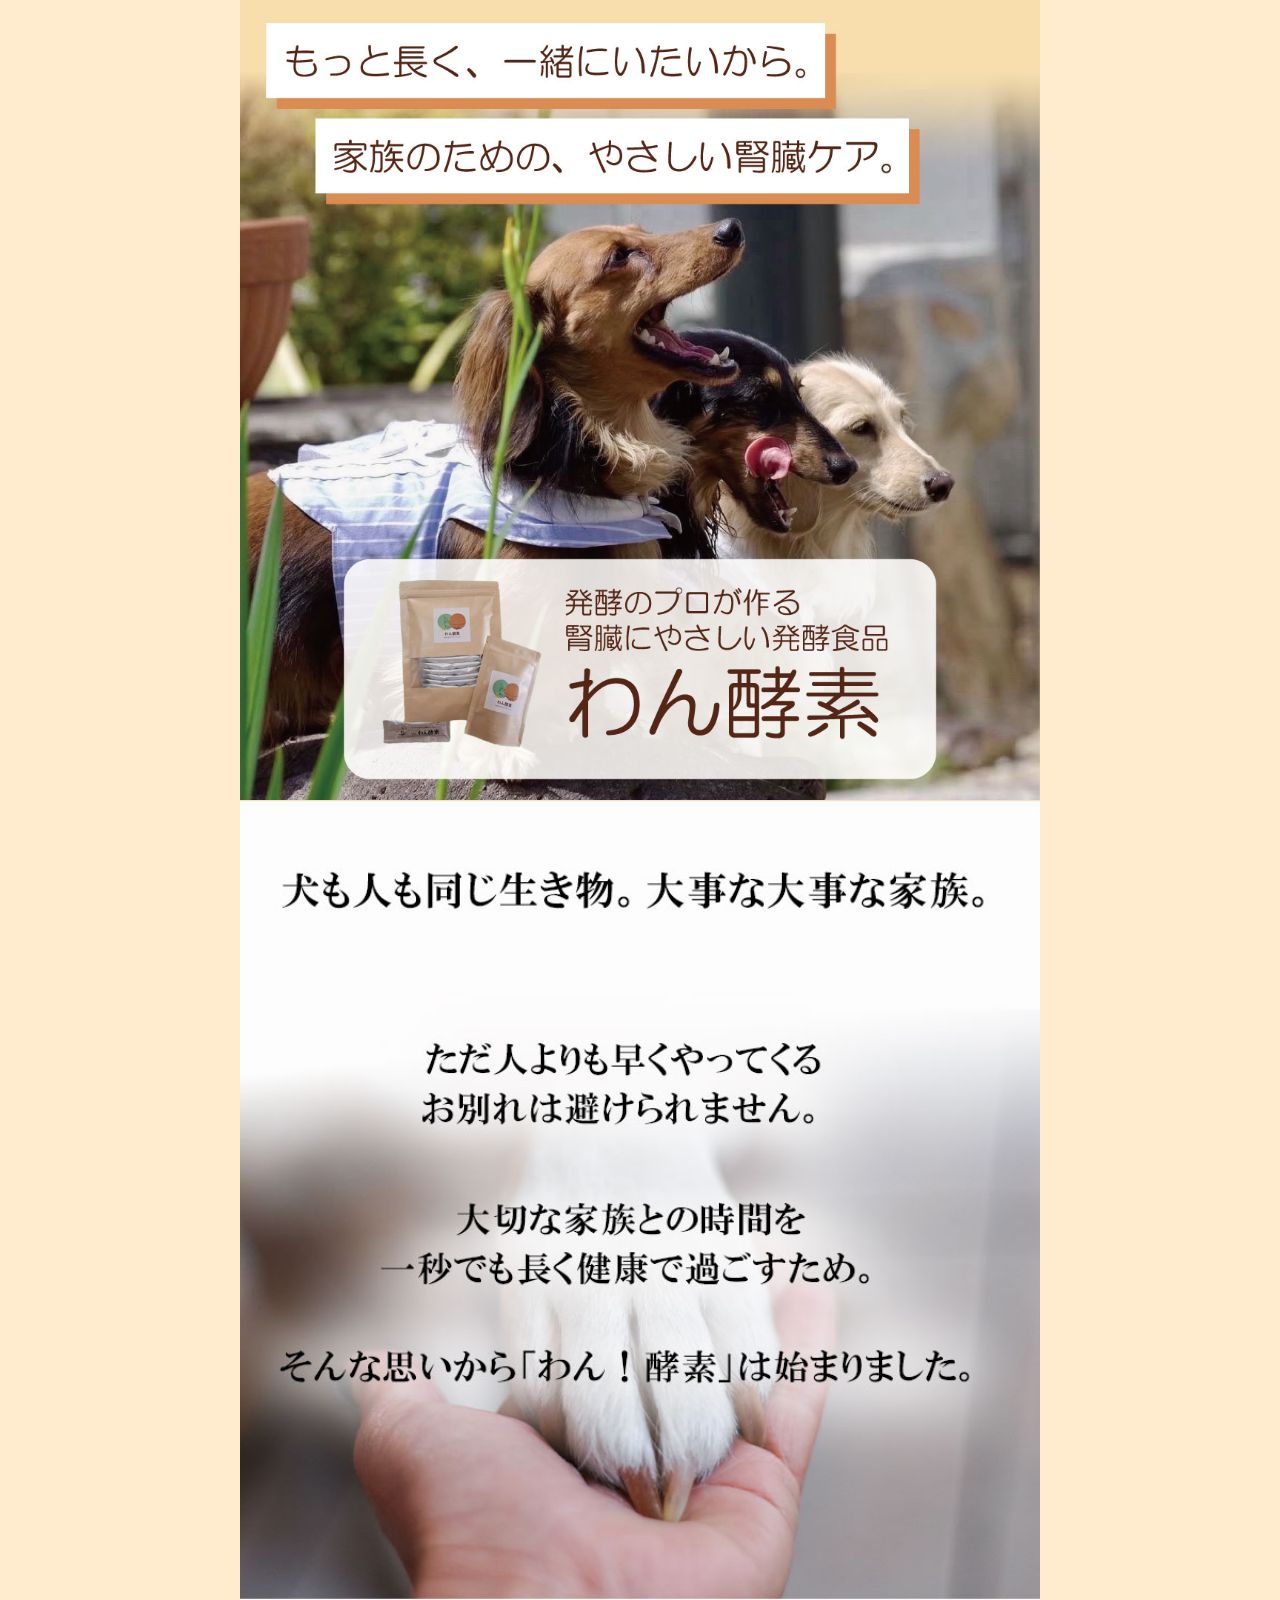
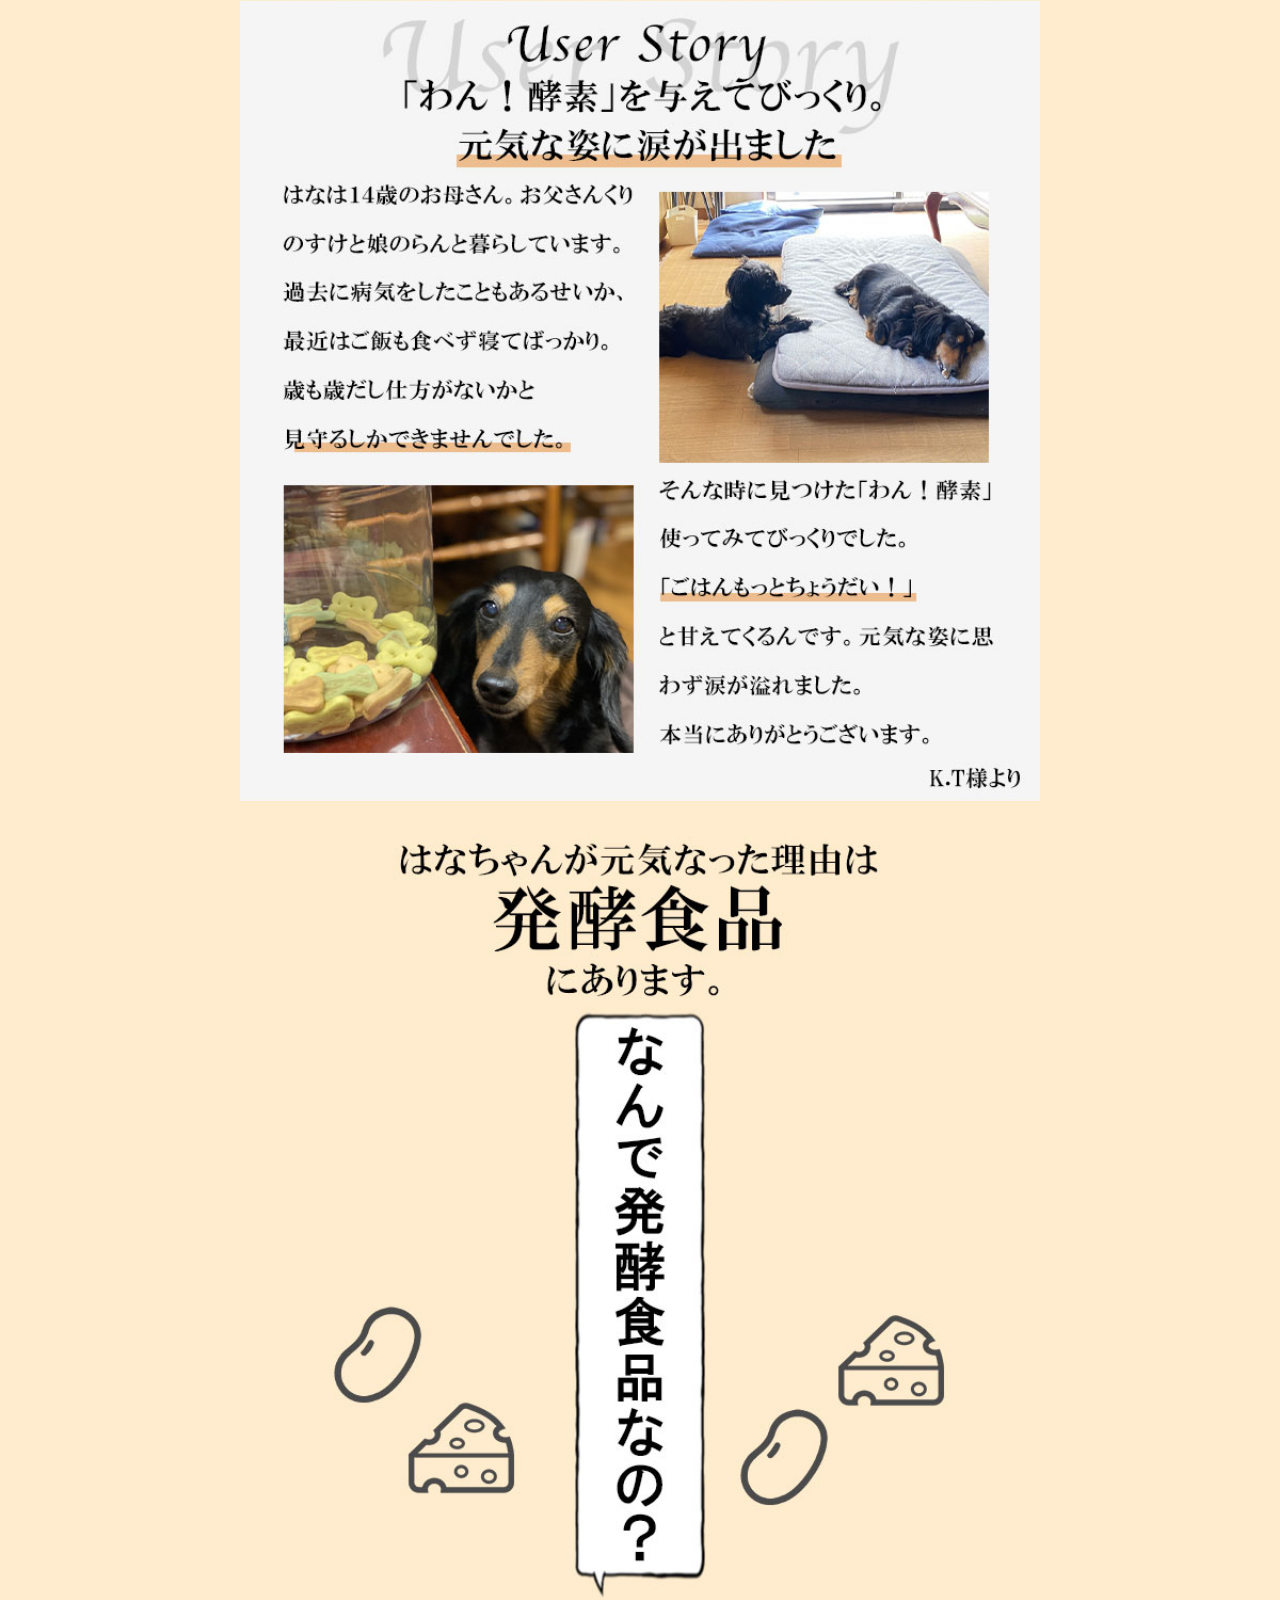
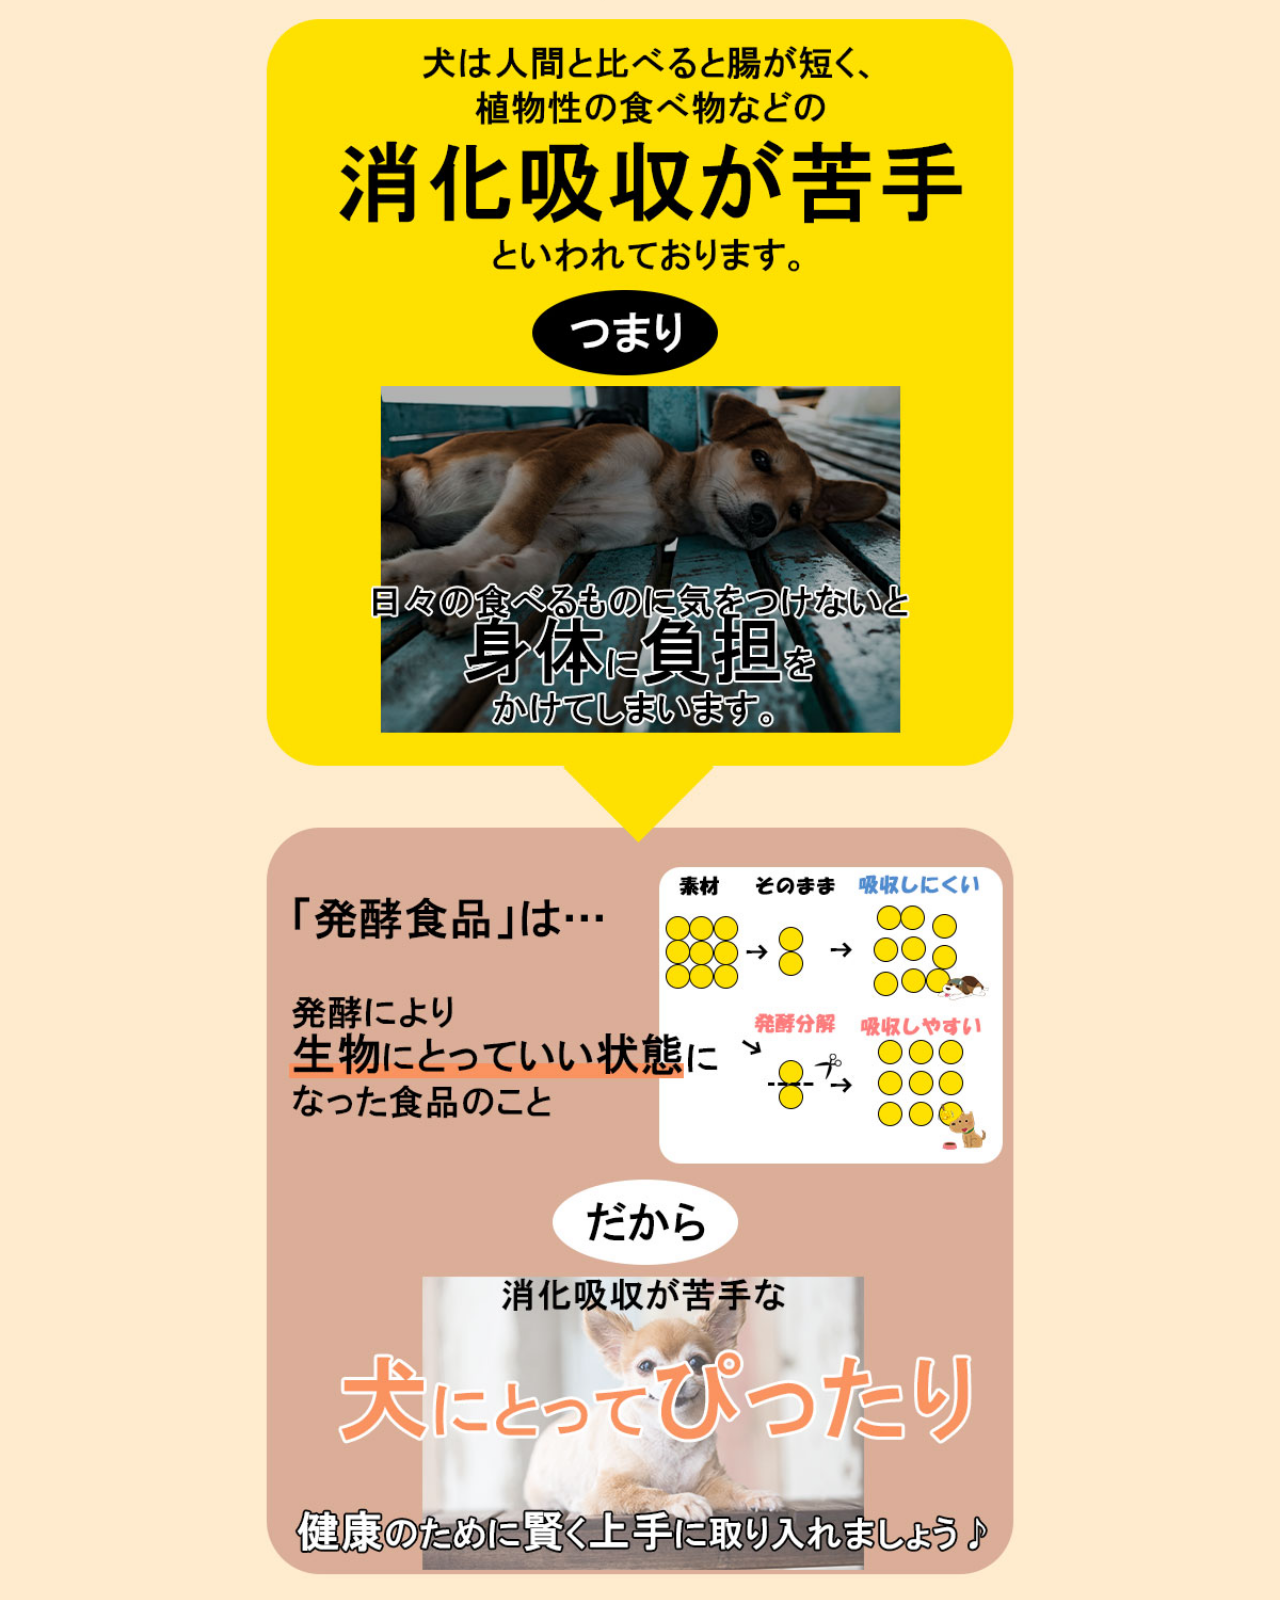
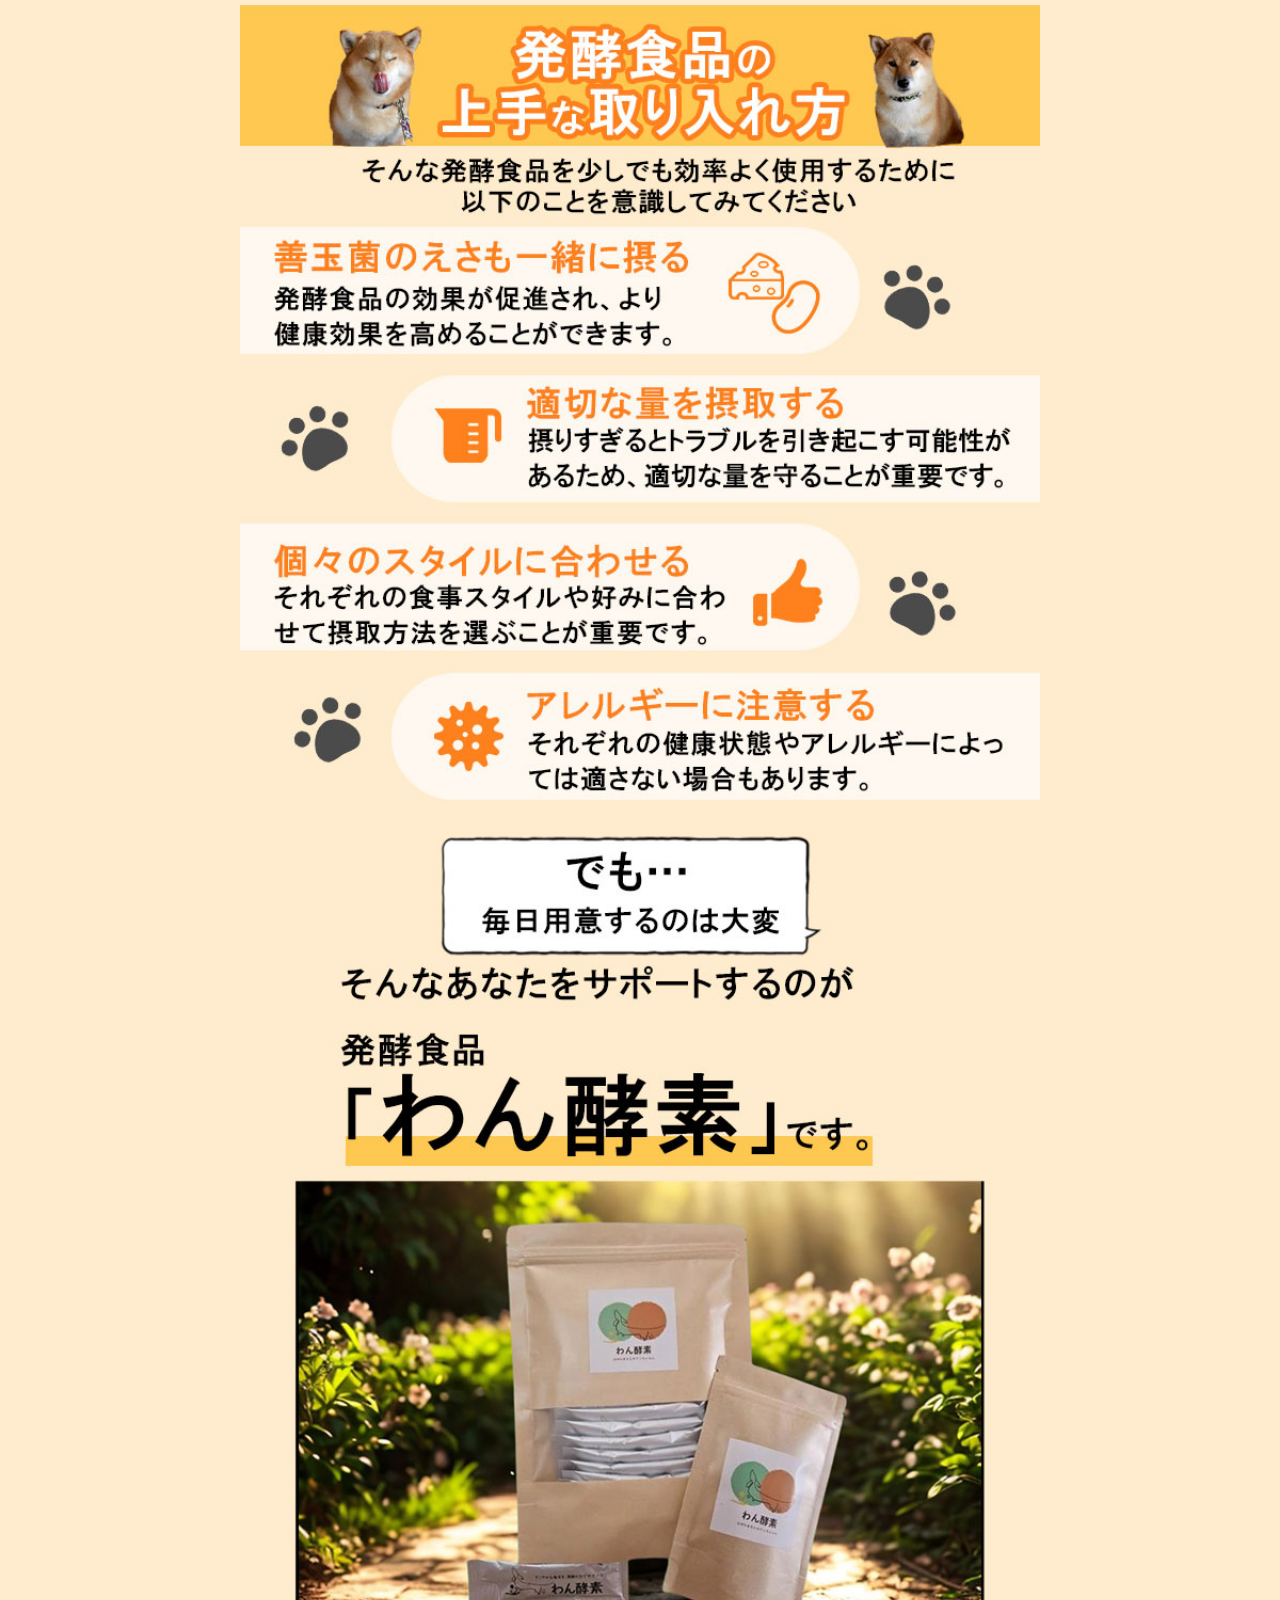
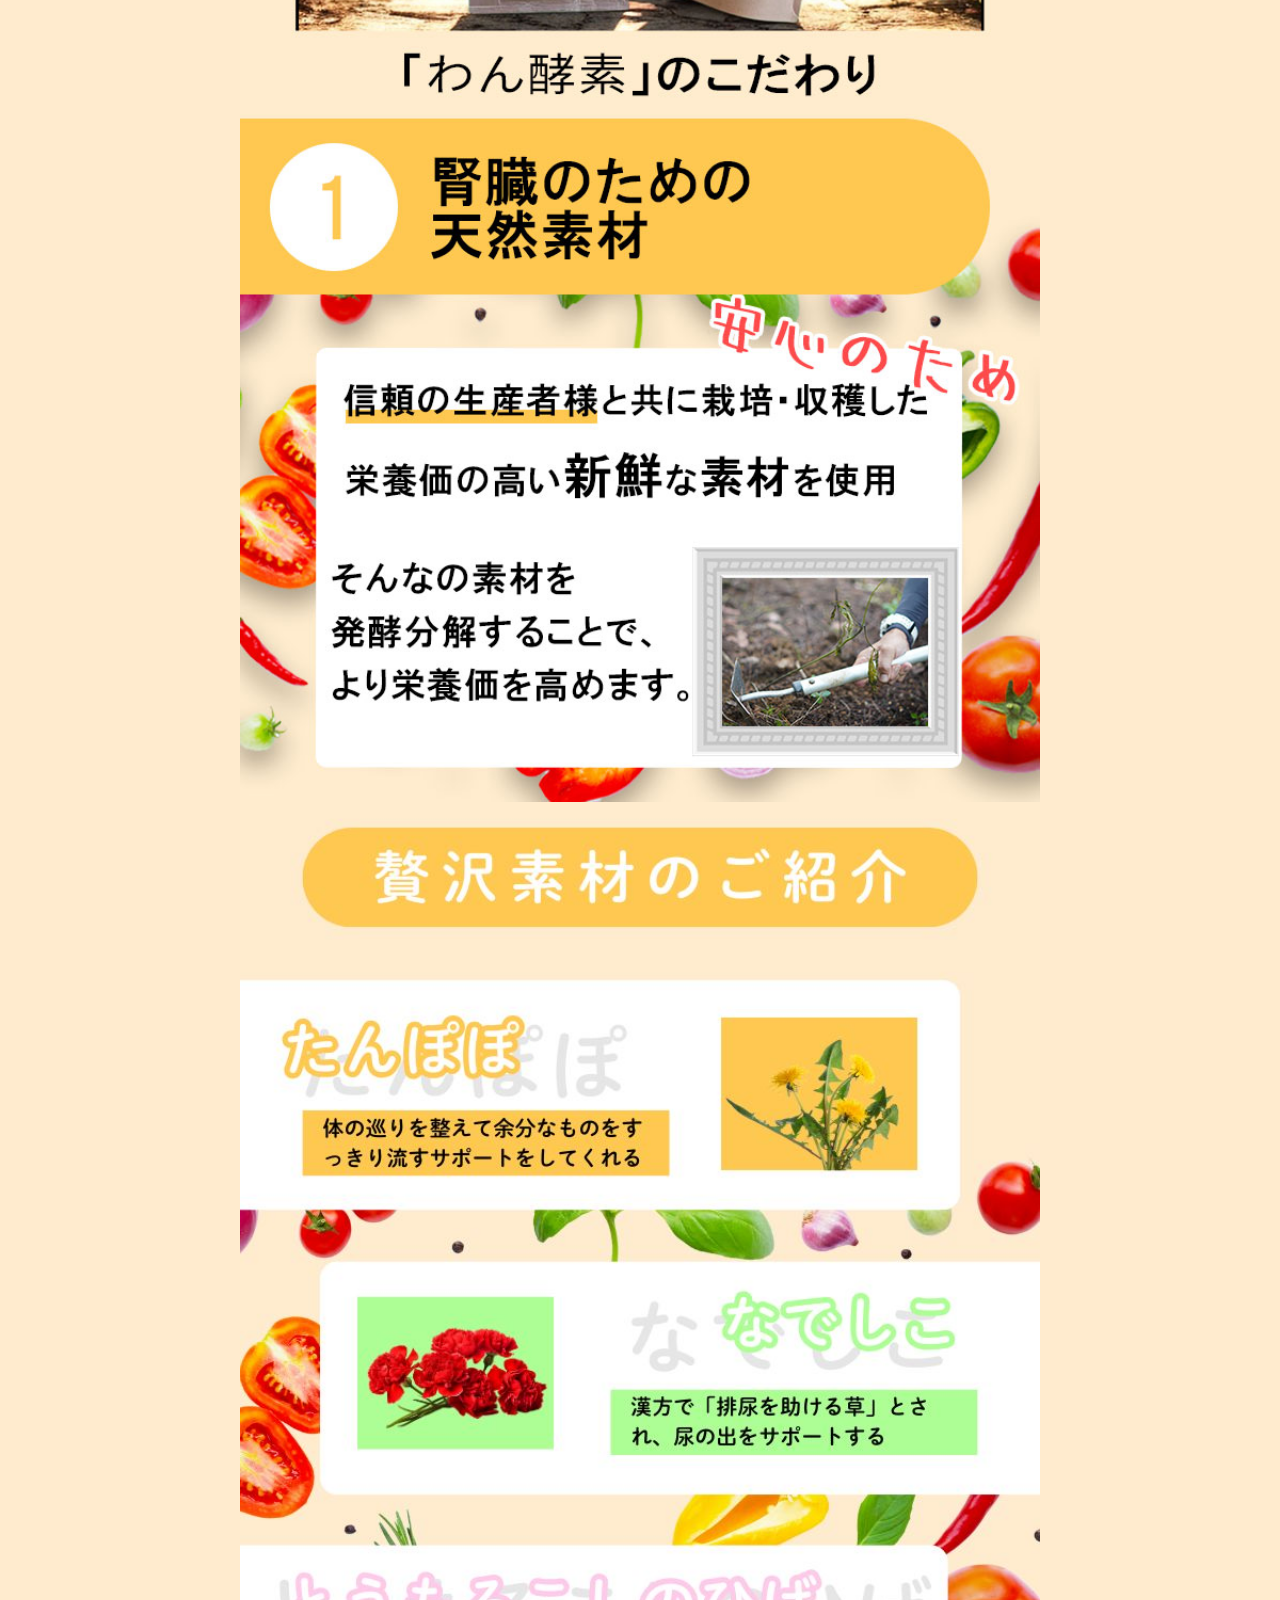
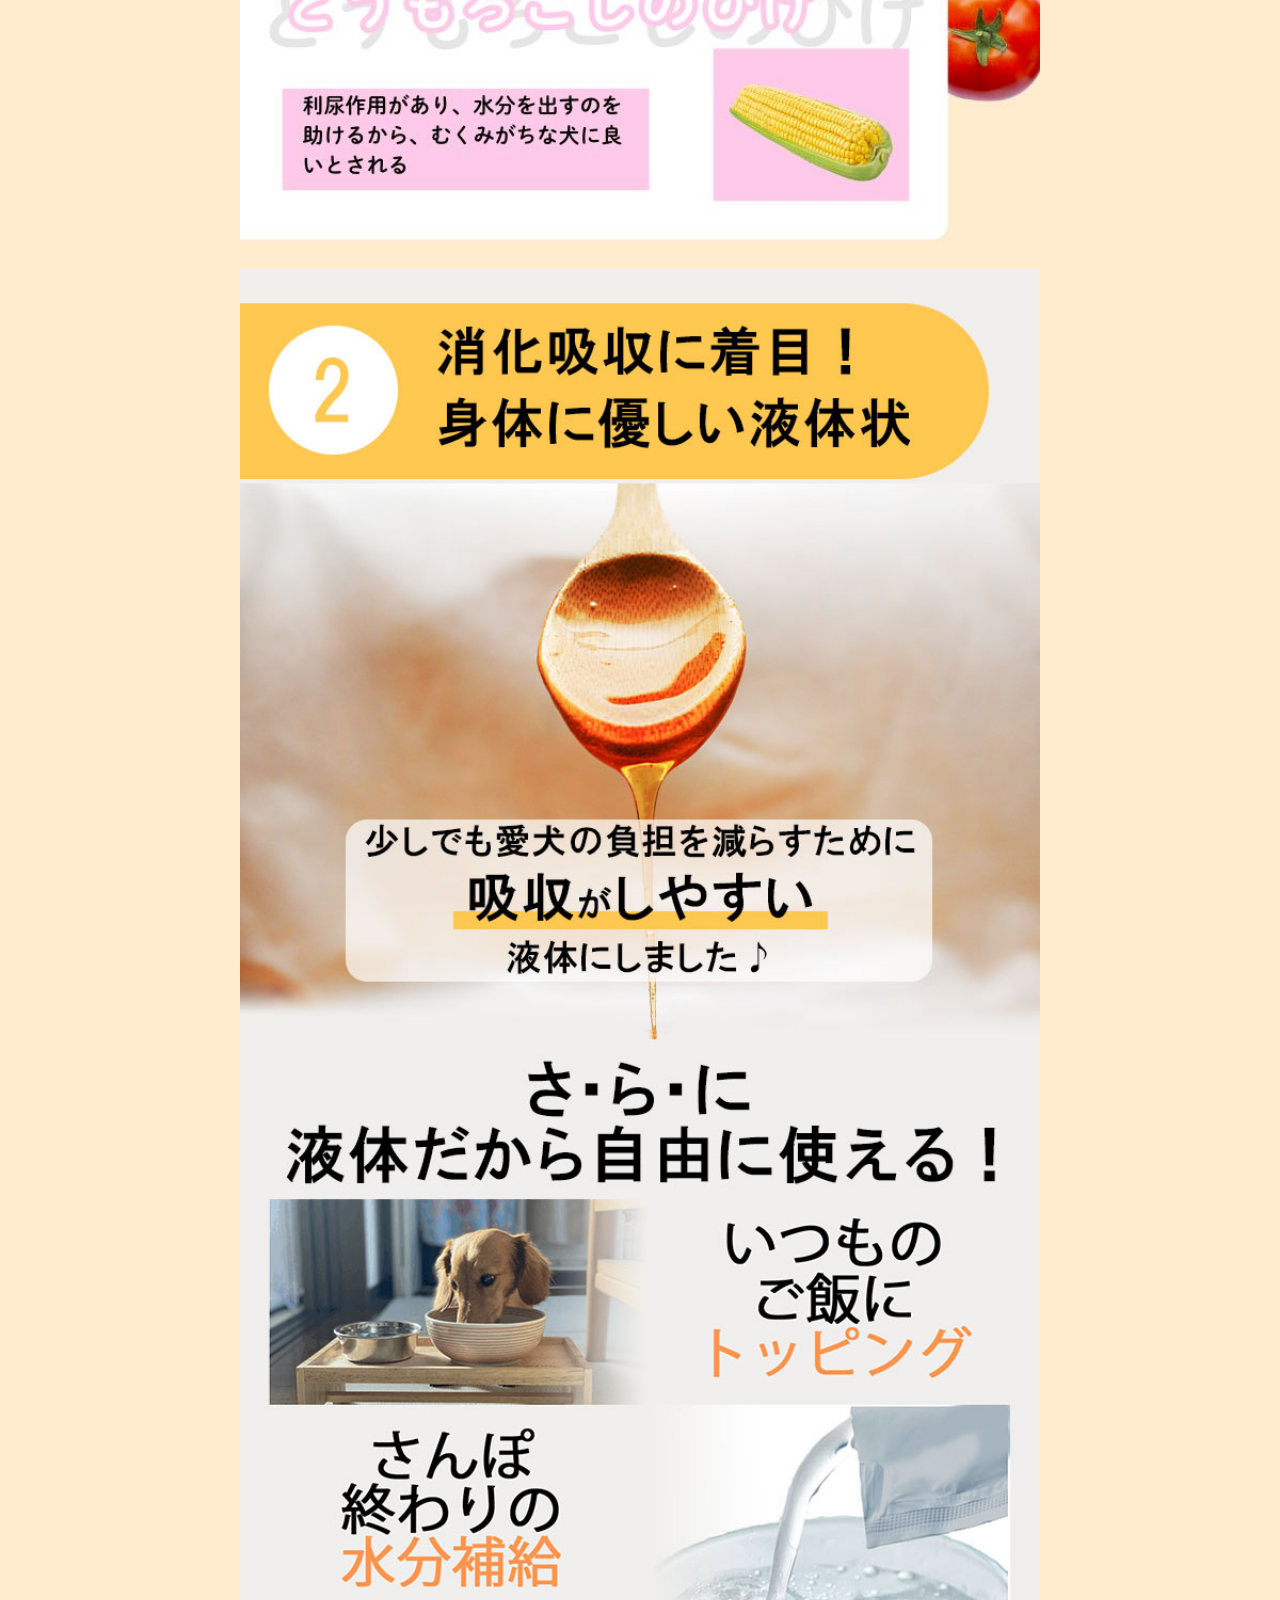
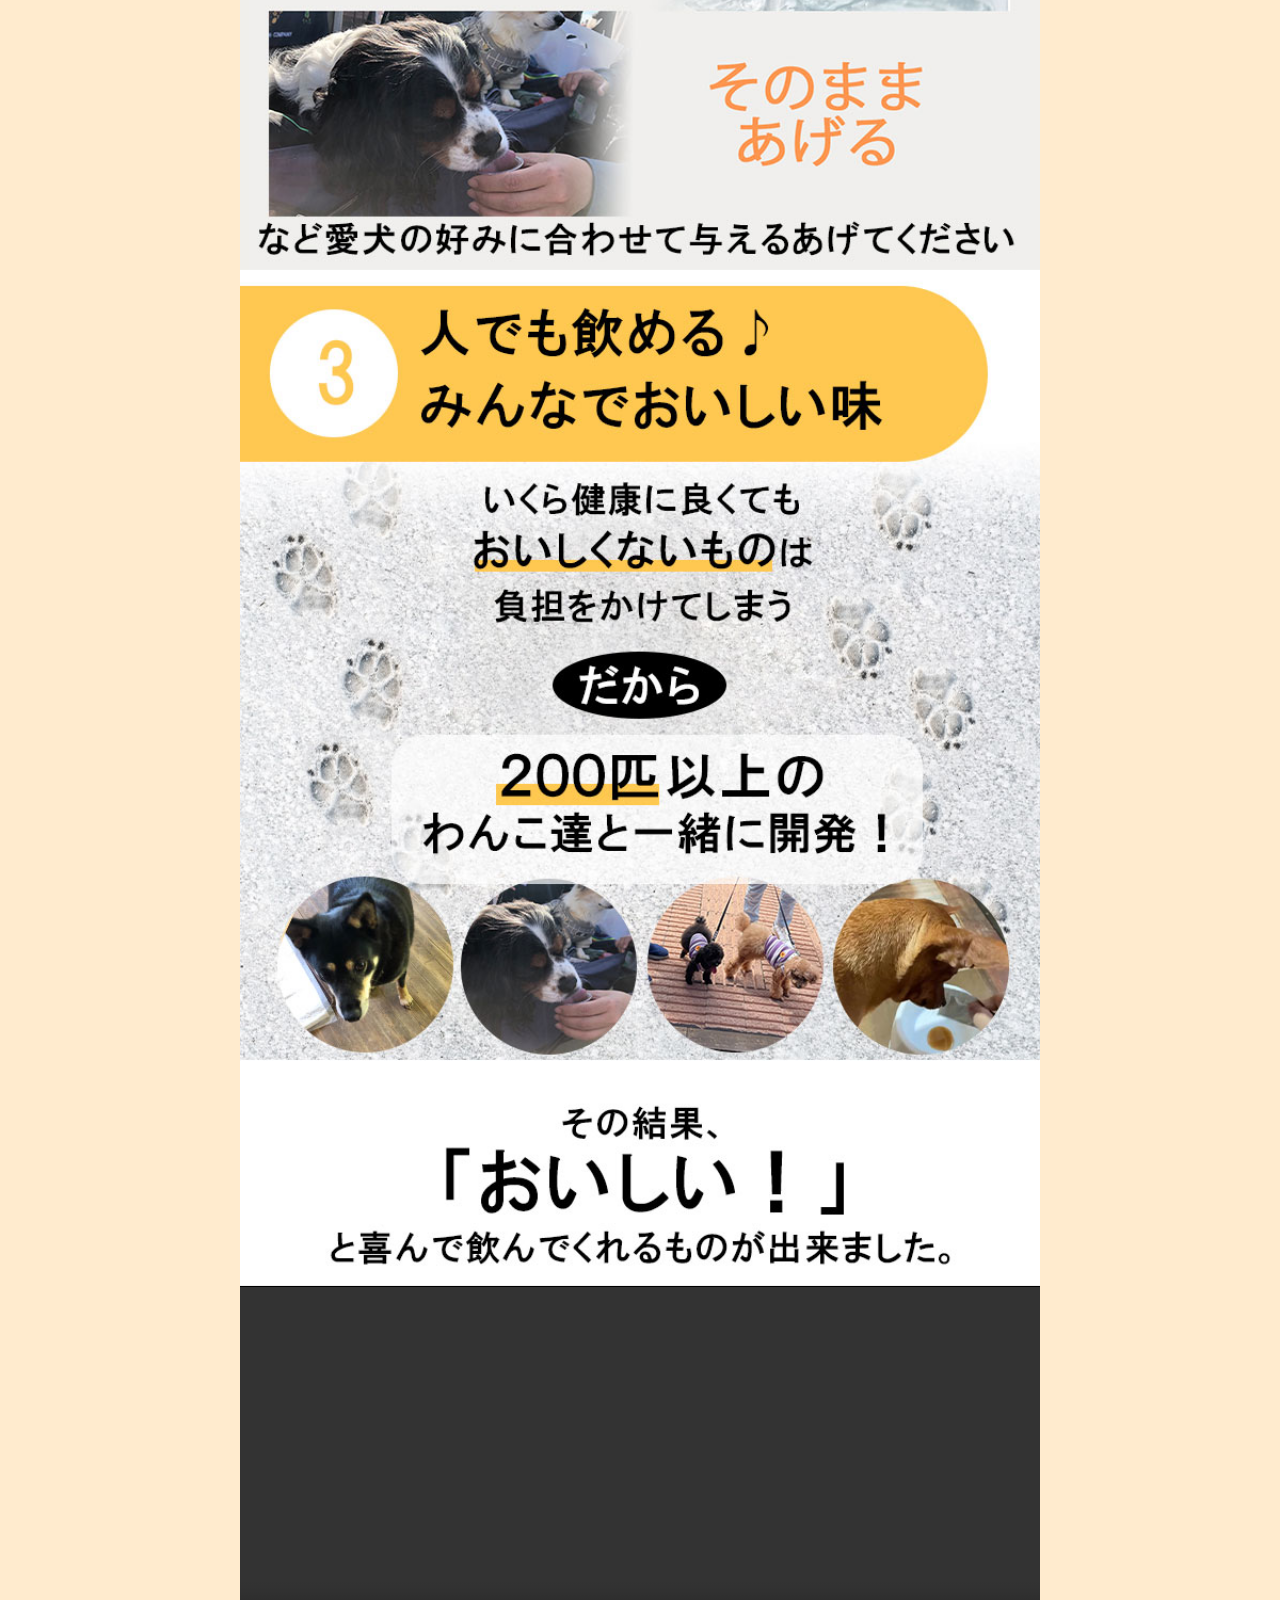
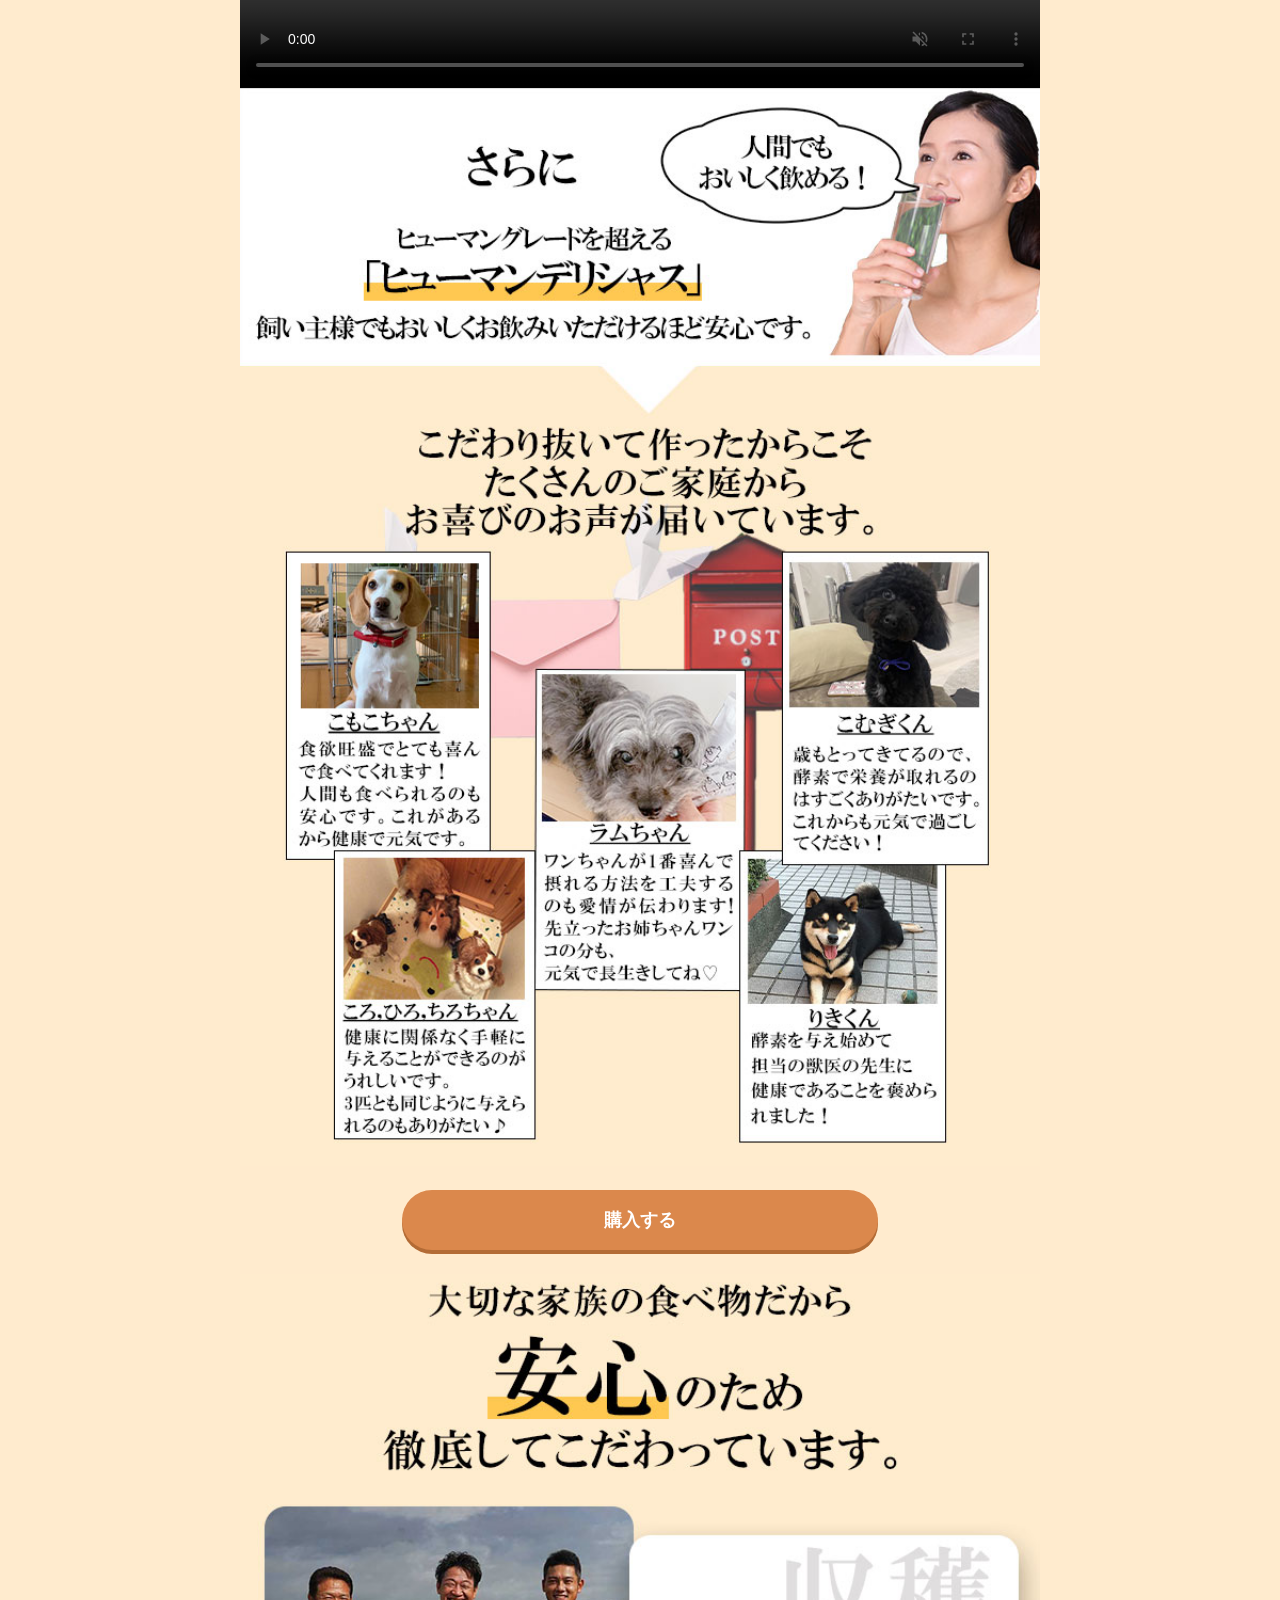
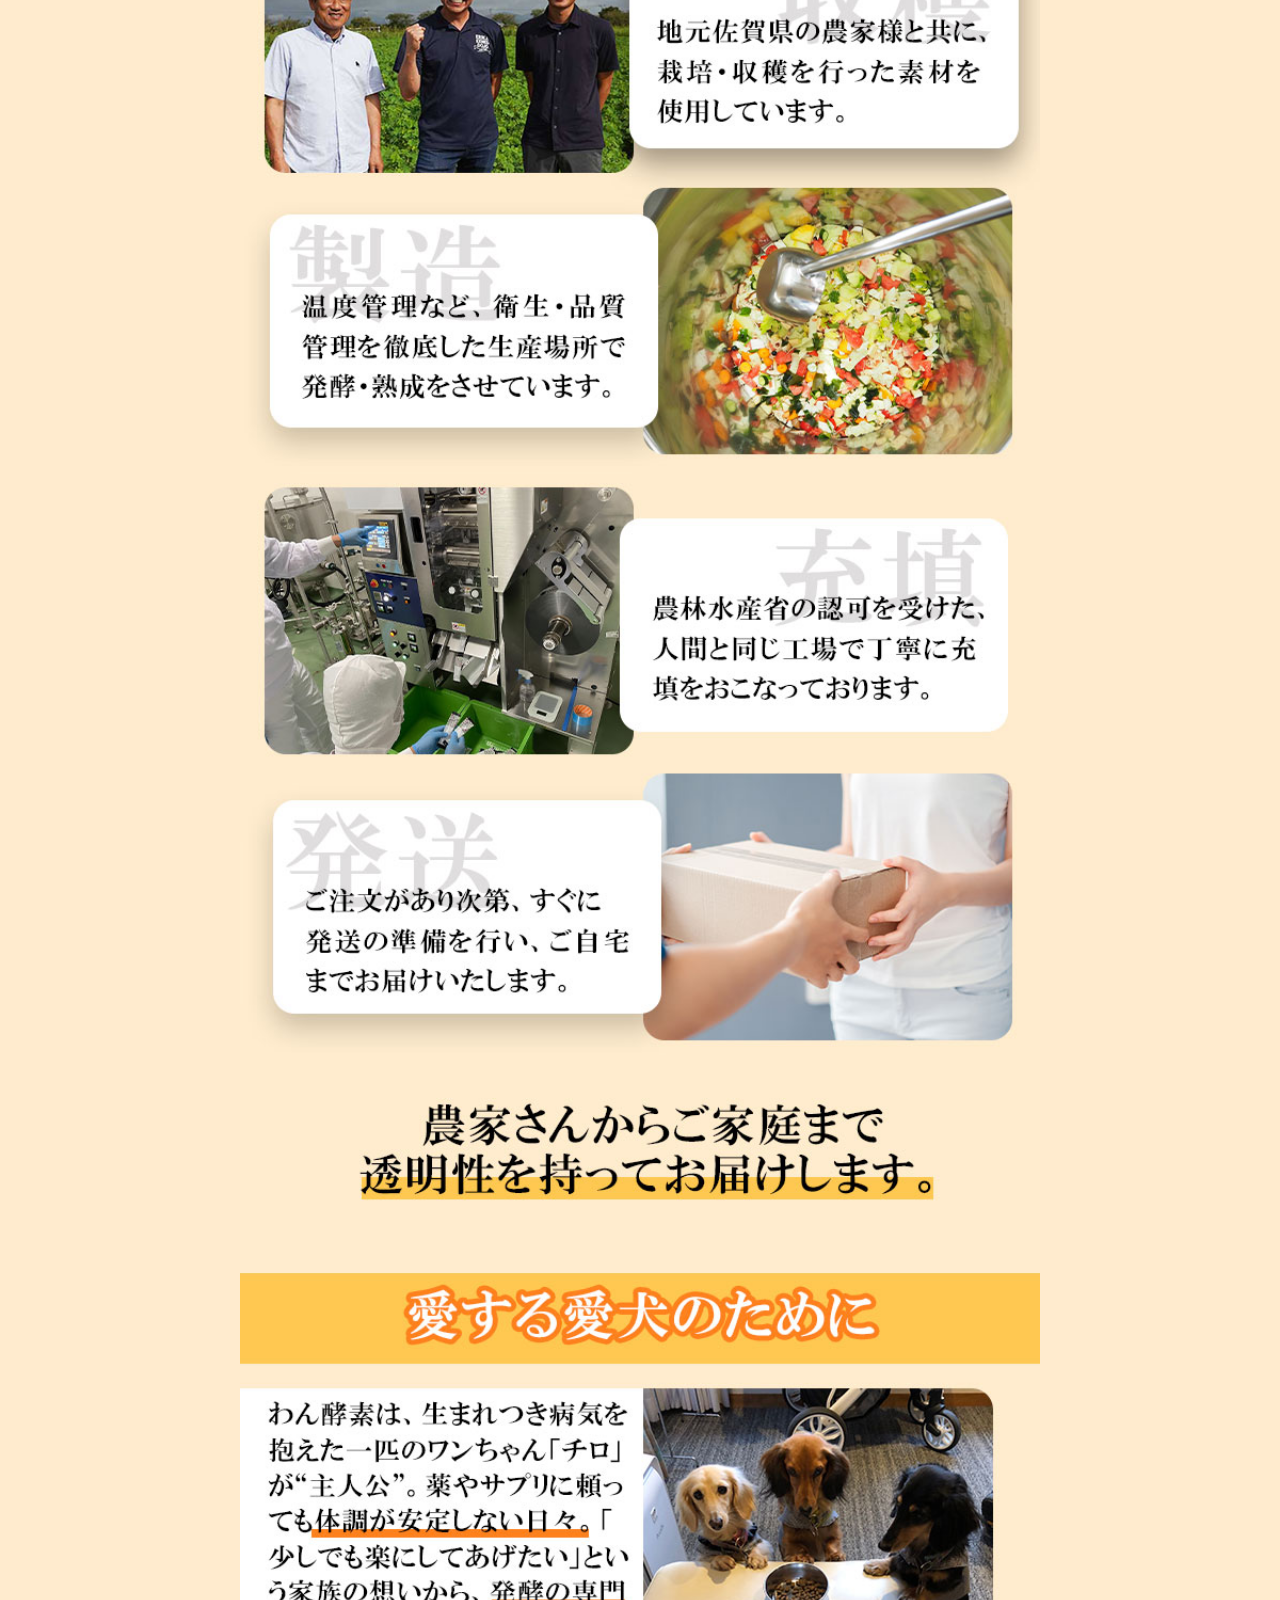
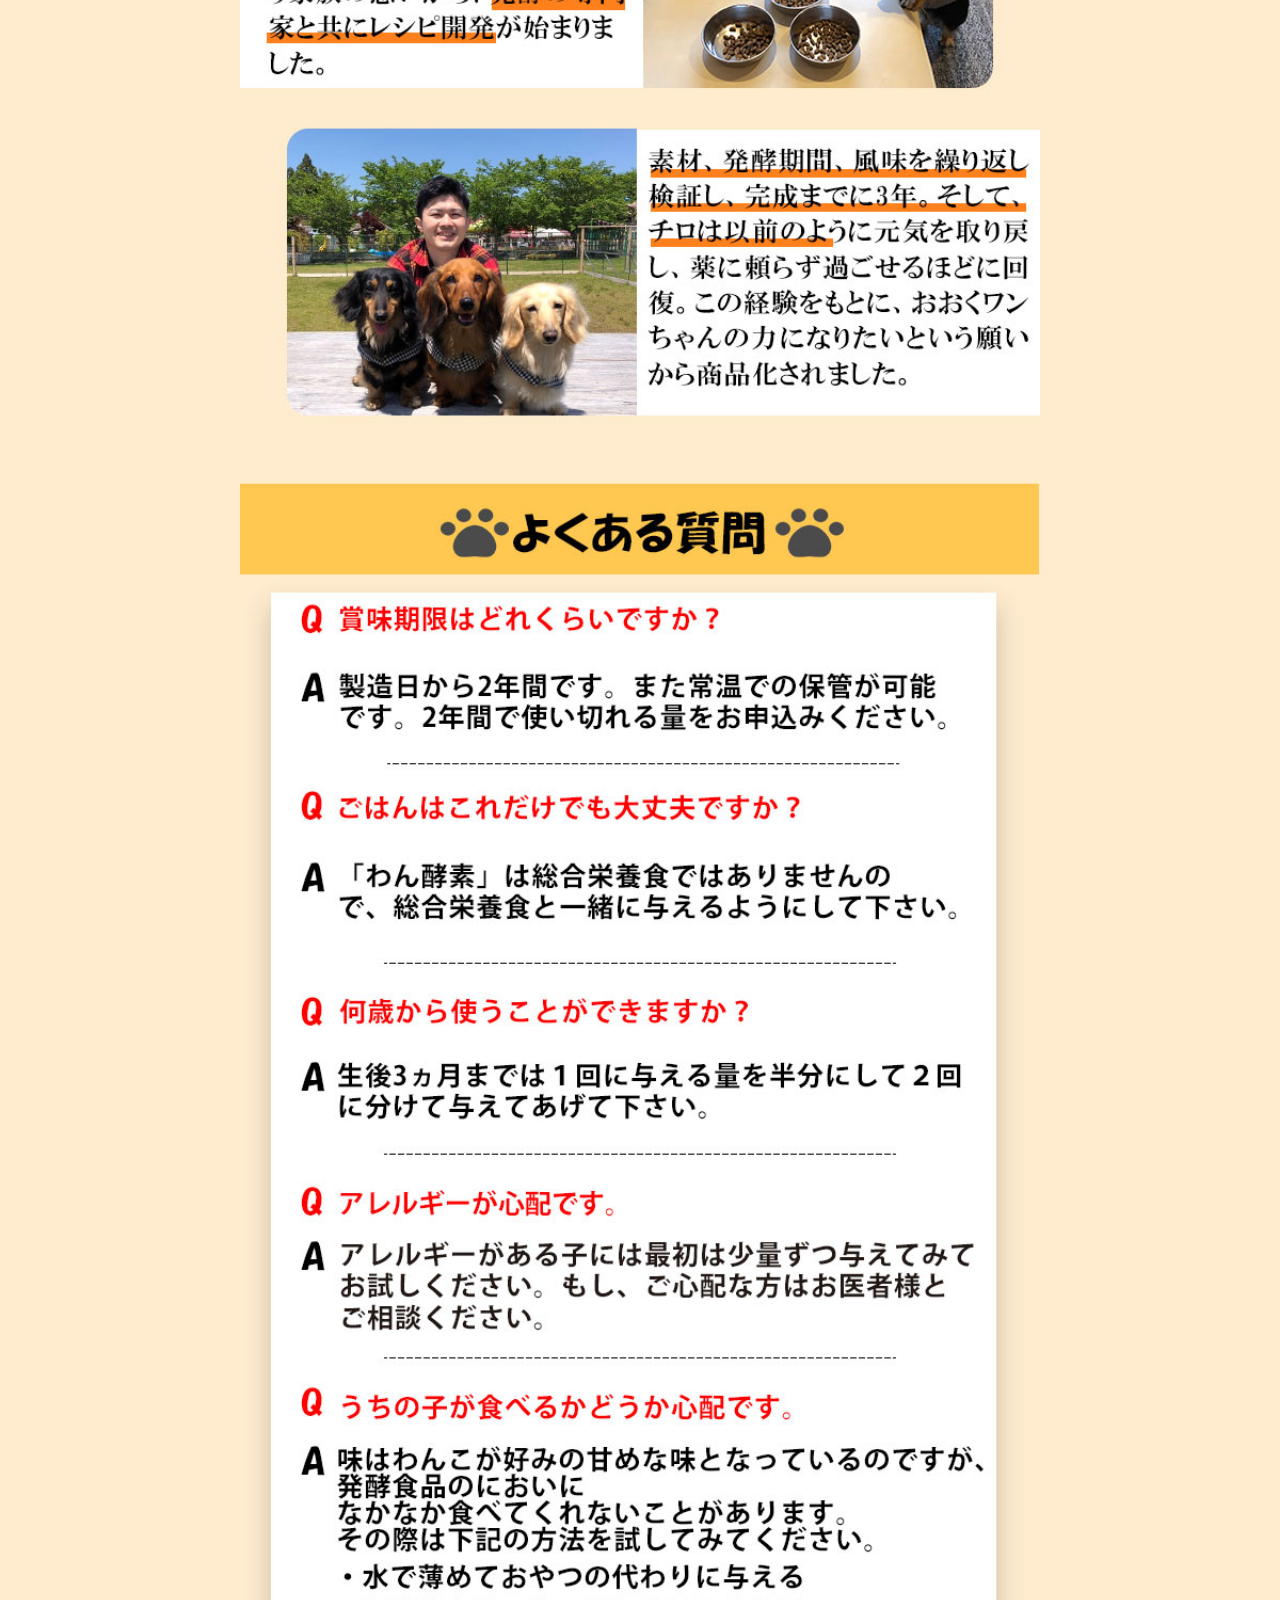
<file: lp.html>
<!DOCTYPE html>
<html lang="ja">
<head>
  <meta charset="utf-8" />
  <meta name="viewport" content="width=device-width, initial-scale=1" />
  <title>わん酵素| シニア犬・小型犬のためのやさしい腎臓ケア</title>
  <meta name="description" content="シニア犬・小型犬のためのやさしい腎臓ケア発酵飲料『わん酵素』。チキン風味で食いつき抜群、国産・無添加。10mL×5包のトライアルセット（メール便対応）。" />
  <meta name="format-detection" content="telephone=no" />
 
<style>
/* ----- 背景色を全体で統一 ----- */
body{
  margin: 0;
  background:#ffebce;
  font-family: "Hiragino Sans", "游ゴシック体", sans-serif;
}

/* ----- 画像縦並び（隙間ゼロ） ----- */
.lp-vertical-images {
  max-width: 800px;
  margin: 0 auto;
  padding: 0;
}
.lp-vertical-images img {
  display: block;
  width: 100%;
  height: auto;
  margin: 0;
  padding: 0;
  border: 0;
}
 
/* ----- CVボタン（スマホ優先・目立つ形） ----- */
.cv-btn {
  display: block;
  max-width: 420px;
  width: 70%;
  margin: 24px auto;
  padding: 18px 28px;
  background: #db884c;
  color: #fff;
  border-radius: 999px;
  font-size: 18px;
  font-weight: bold;
  text-align: center;
  text-decoration: none;
  box-shadow: 0 4px 0 #b36b35;
  transition: transform 0.15s ease, box-shadow 0.15s ease, opacity 0.15s ease;
}
.cv-btn:hover {
  opacity: 0.9;
  transform: translateY(1px);
  box-shadow: 0 2px 0 #b36b35;
}
 
/* ----- 商品情報ブロック ----- */
.section {
  padding: 40px 0;
  background: transparent;
}

.container {
  max-width: 900px;
  margin: 0 auto;
  padding: 0 16px;
}

.section .container {
  background: #fffdfa;
  border-radius: 16px;
  padding: 24px 18px;
  box-shadow: 0 4px 10px rgba(0,0,0,0.05);
}

/* 見出し */
.section h2,
.section h3 {
  margin-top: 0;
  color: #5b4636;
  font-weight: 700;
}
.section h2 {
  font-size: 1.3rem;
  margin-bottom: 12px;
}
.section h3 {
  font-size: 1.1rem;
  margin-bottom: 6px;
}

/* 商品情報・ボタン */
.price {
  font-weight: bold;
  font-size: 1.2rem;
  color: #5b4636;
}

/* カートボタン：スマホでは100%幅、PCでインライン */
.btn {
  display: block;
  width: 70%;
  max-width: 260px;
  padding: 14px 20px;
  margin: 10px 0 16px;
  background: #db884c;
  color: #fff;
  font-weight: bold;
  border-radius: 999px;
  text-align: center;
  text-decoration: none;
  box-shadow: 0 3px 0 #b36b35;
  transition: transform 0.15s ease, box-shadow 0.15s ease, opacity 0.15s ease;
}
.btn:hover {
  opacity: 0.9;
  transform: translateY(1px);
  box-shadow: 0 1px 0 #b36b35;
}
 
/* ----- 注意事項 ----- */
.list { 
  padding-left: 1.2em; 
  margin: 0;
}
.list li { 
  margin-bottom: 6px; 
  color: #5b4636;
}

/* grid-2 の簡易適用（使用しているため残す） */
.grid-2 {
  display: grid;
  grid-template-columns: 1fr;
  gap: 20px;
}

/* フッター */
.footer {
  background: #f4dcb5;
  border-top: 2px solid #db884c;
  padding: 32px 16px;
  color: #5b4636;
  text-align: center;
}
.footer-inner {
  max-width: 900px;
  margin: 0 auto;
}
.footer-links {
  list-style: none;
  padding: 0;
  margin: 0 0 12px;
  display: flex;
  justify-content: center;
  gap: 24px;
  flex-wrap: wrap;
}
.footer-links a {
  color: #5b4636;
  text-decoration: none;
  font-weight: 600;
  transition: opacity 0.3s;
}
.footer-links a:hover {
  opacity: 0.7;
  text-decoration: underline;
}
.footer-seller {
  margin: 8px 0 0;
  font-size: 14px;
}
.footer-copy {
  margin: 6px 0 0;
  font-size: 13px;
  color: #7a6a56;
}

/* レスポンシブ */
@media (min-width:768px){
  .grid-2{
    grid-template-columns: 1fr 1fr;
    gap: 32px;
  }
  .container {
    padding: 0 24px;
  }
  .btn {
    display: inline-block;
    width: auto;
  }
}
</style>
 
</head>
<body>
 
<div class="lp-vertical-images">
 
  <img src="img/20251113LP_01.jpg" alt="シニア犬・小型犬のためのやさしい腎臓ケア わん酵素" loading="lazy">
  <img src="img/20251113LP_03.jpg" alt="わん酵素の特徴紹介" loading="lazy">
  <img src="img/20251113LP_04.jpg" alt="腎臓ケアに配慮した設計" loading="lazy">
  <img src="img/20251113LP_05.jpg" alt="チキン風味で食いつき抜群" loading="lazy">
  <img src="img/20251113LP_06.jpg" alt="国産・無添加のこだわり" loading="lazy">
  <img src="img/20251113LP_07.jpg" alt="シニア犬や小型犬におすすめ" loading="lazy">
  <img src="img/20251113LP_08.jpg" alt="わん酵素の成分説明" loading="lazy">
  <img src="img/20251113LP_09.jpg" alt="ご愛用者さまの声" loading="lazy">
  <img src="img/20251113LP_10.jpg" alt="犬の腎臓をやさしくケア" loading="lazy">
  <img src="img/20251113LP_11.jpg" alt="与え方の説明" loading="lazy">
  <img src="img/20251113LP_12.jpg" alt="使用シーンのイメージ" loading="lazy">
  <img src="img/20251113LP_13.jpg" alt="わん酵素のQ&A" loading="lazy">
  <img src="img/20251113LP_14.jpg" alt="安心のサポート体制" loading="lazy">
  <img src="img/20251113LP_15.jpg" alt="わん酵素と一緒に過ごす毎日" loading="lazy">

  <!-- ★ 15と17の間に入る動画（縦幅ひかえめ） -->
  <video
    controls
    playsinline
    muted
    style="width:100%; max-height:500px; max-width:900px;object-fit:cover; display:block; margin:0; padding:0; border:0;"
  >
    <source src="img/cht_eat.mp4" type="video/mp4">
    お使いのブラウザは動画再生に対応していません。
  </video>

  <img src="img/20251113LP_17.jpg" alt="わん酵素のトライアルセット案内" loading="lazy">
  <img src="img/20251113LP_18.jpg" alt="トライアルセットの詳細情報" loading="lazy">
 
  <!-- CVボタン（18の下） -->
  <a class="cv-btn" href="#purchase">
    購入する
  </a>
 
  <img src="img/20251113LP_20.jpg" alt="定期的なケアの大切さ" loading="lazy">
  <img src="img/20251113LP_21.jpg" alt="ご利用者のビフォーアフター" loading="lazy">
  <img src="img/20251113LP_22.jpg" alt="よくあるご質問" loading="lazy">
  <img src="img/20251113LP_23.jpg" alt="安心して続けられる理由" loading="lazy">
  <img src="img/20251113LP_24.jpg" alt="わん酵素のまとめ" loading="lazy">
 
  <!-- ★ 最後の商品情報セクション -->
  <section class="section" id="purchase">
    <div class="container grid-2">

      <div>
        <img src="img/item.jpg" alt="わん酵素商品写真 10mL×5包・15包" loading="lazy">
      </div>

      <div>
        <p class="price">750円（税別）／10mL×5包セット</p>
        <a href="https://corohirotiro.base.shop/items/123829741" class="btn">カートに入れる</a>

        <p class="price">1950円（税別）／10mL×15包セット</p>
        <a href="https://corohirotiro.base.shop/items/123829808" class="btn">カートに入れる</a>

        <p class="price">3600円（税別）／20mL×15包セット</p>
        <a href="https://corohirotiro.base.shop/items/130686679" class="btn">カートに入れる</a>

        <div style="margin-top:22px">
          <h3>配送</h3>
          <p>メール便でお送りします。</p>
          <h3>与え方</h3>
          <p>そのまま、または水・フードに混ぜて与えてください。</p>
          <h3>原材料</h3>
          <p>とうもろこしひげ、撫子、たんぽぽ、オリゴ糖、サンシュユ、オオバコ、甘草、枸杞、乳酸菌、りんご、なし、みかん、鶏肉粉末</p>
          <h3>成分</h3>
          <p>粗蛋白：0.12％,粗脂肪：0.26％,粗繊維：0.00％,水分：56.06％,カロリー：175kcal/100g</p>
        </div>
      </div>

    </div>
  </section>
 
  <!-- 注意事項 -->
  <section class="section">
    <div class="container">
      <h2>ご使用上の注意</h2>
      <ul class="list">
        <li>本品はペット用の栄養補助食品です。</li>
        <li>治療中の方は獣医師に相談してください。</li>
        <li>鶏アレルギーのある犬はご注意ください。</li>
        <li>直射日光・高温多湿を避けて保存してください。</li>
      </ul>
    </div>
  </section>
 
</div>

<footer class="footer" role="contentinfo">
  <div class="footer-inner">
    <ul class="footer-links">
      <li><a href="https://corohirotiro.base.shop/privacy">プライバシーポリシー</a></li>
      <li><a href="https://corohirotiro.base.shop/law">特定商取引法に基づく表記</a></li>
    </ul>
    <p class="footer-seller">販売者：コロヒロチロ</p>
    <p class="footer-copy">&copy; 2025 Corohirotiro. All Rights Reserved.</p>
  </div>
</footer>

<script>
  // 「購入する」クリックでスムーズスクロール
  document.addEventListener("DOMContentLoaded", function() {
    var cvBtn = document.querySelector(".cv-btn");
    if (cvBtn) {
      cvBtn.addEventListener("click", function(e) {
        e.preventDefault();
        var target = document.querySelector(this.getAttribute("href"));
        if (target) {
          window.scrollTo({
            top: target.offsetTop - 20,
            behavior: "smooth"
          });
        }
      });
    }
  });
</script>
</body>
</html>
</file>
